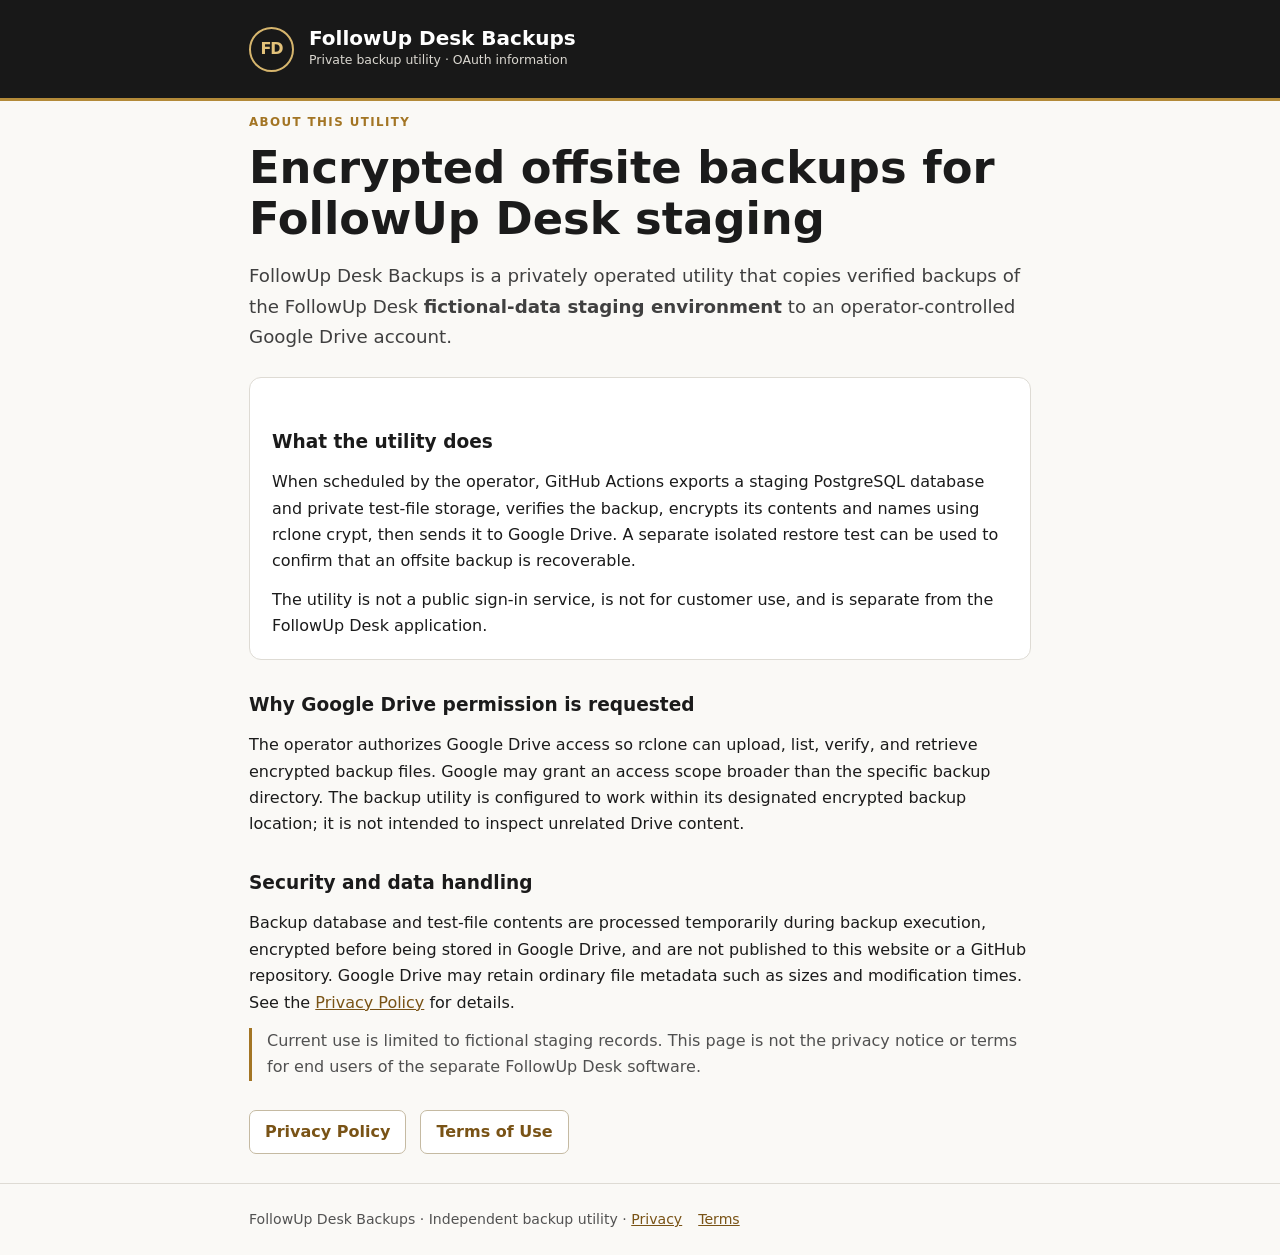
<file: index.html>
<!doctype html>
<html lang="en"><head><meta charset="utf-8"><meta name="google-site-verification" content="caX2TslsuD5Jav3INnANM6woA19Mk3UEuG2jzbgTgF0" /><meta name="viewport" content="width=device-width,initial-scale=1"><meta name="description" content="Information about the private FollowUp Desk Backups Google Drive OAuth utility."><title>FollowUp Desk Backups</title><link rel="stylesheet" href="style.css"></head>
<body><header><div class="shell top"><div class="monogram" aria-hidden="true">FD</div><div><div class="brand">FollowUp Desk Backups</div><div class="sub">Private backup utility · OAuth information</div></div></div></header>
<main class="shell"><p class="eyebrow">About this utility</p><h1>Encrypted offsite backups for FollowUp Desk staging</h1><p class="intro">FollowUp Desk Backups is a privately operated utility that copies verified backups of the FollowUp Desk <strong>fictional-data staging environment</strong> to an operator-controlled Google Drive account.</p>
<div class="panel"><h2>What the utility does</h2><p>When scheduled by the operator, GitHub Actions exports a staging PostgreSQL database and private test-file storage, verifies the backup, encrypts its contents and names using rclone crypt, then sends it to Google Drive. A separate isolated restore test can be used to confirm that an offsite backup is recoverable.</p><p>The utility is not a public sign-in service, is not for customer use, and is separate from the FollowUp Desk application.</p></div>
<h2>Why Google Drive permission is requested</h2><p>The operator authorizes Google Drive access so rclone can upload, list, verify, and retrieve encrypted backup files. Google may grant an access scope broader than the specific backup directory. The backup utility is configured to work within its designated encrypted backup location; it is not intended to inspect unrelated Drive content.</p>
<h2>Security and data handling</h2><p>Backup database and test-file contents are processed temporarily during backup execution, encrypted before being stored in Google Drive, and are not published to this website or a GitHub repository. Google Drive may retain ordinary file metadata such as sizes and modification times. See the <a href="privacy.html">Privacy Policy</a> for details.</p>
<p class="note">Current use is limited to fictional staging records. This page is not the privacy notice or terms for end users of the separate FollowUp Desk software.</p>
<nav class="links" aria-label="Information pages"><a href="privacy.html">Privacy Policy</a><a href="terms.html">Terms of Use</a></nav></main>
<footer><div class="shell">FollowUp Desk Backups · Independent backup utility · <a href="privacy.html">Privacy</a><a href="terms.html">Terms</a></div></footer></body></html>
</file>
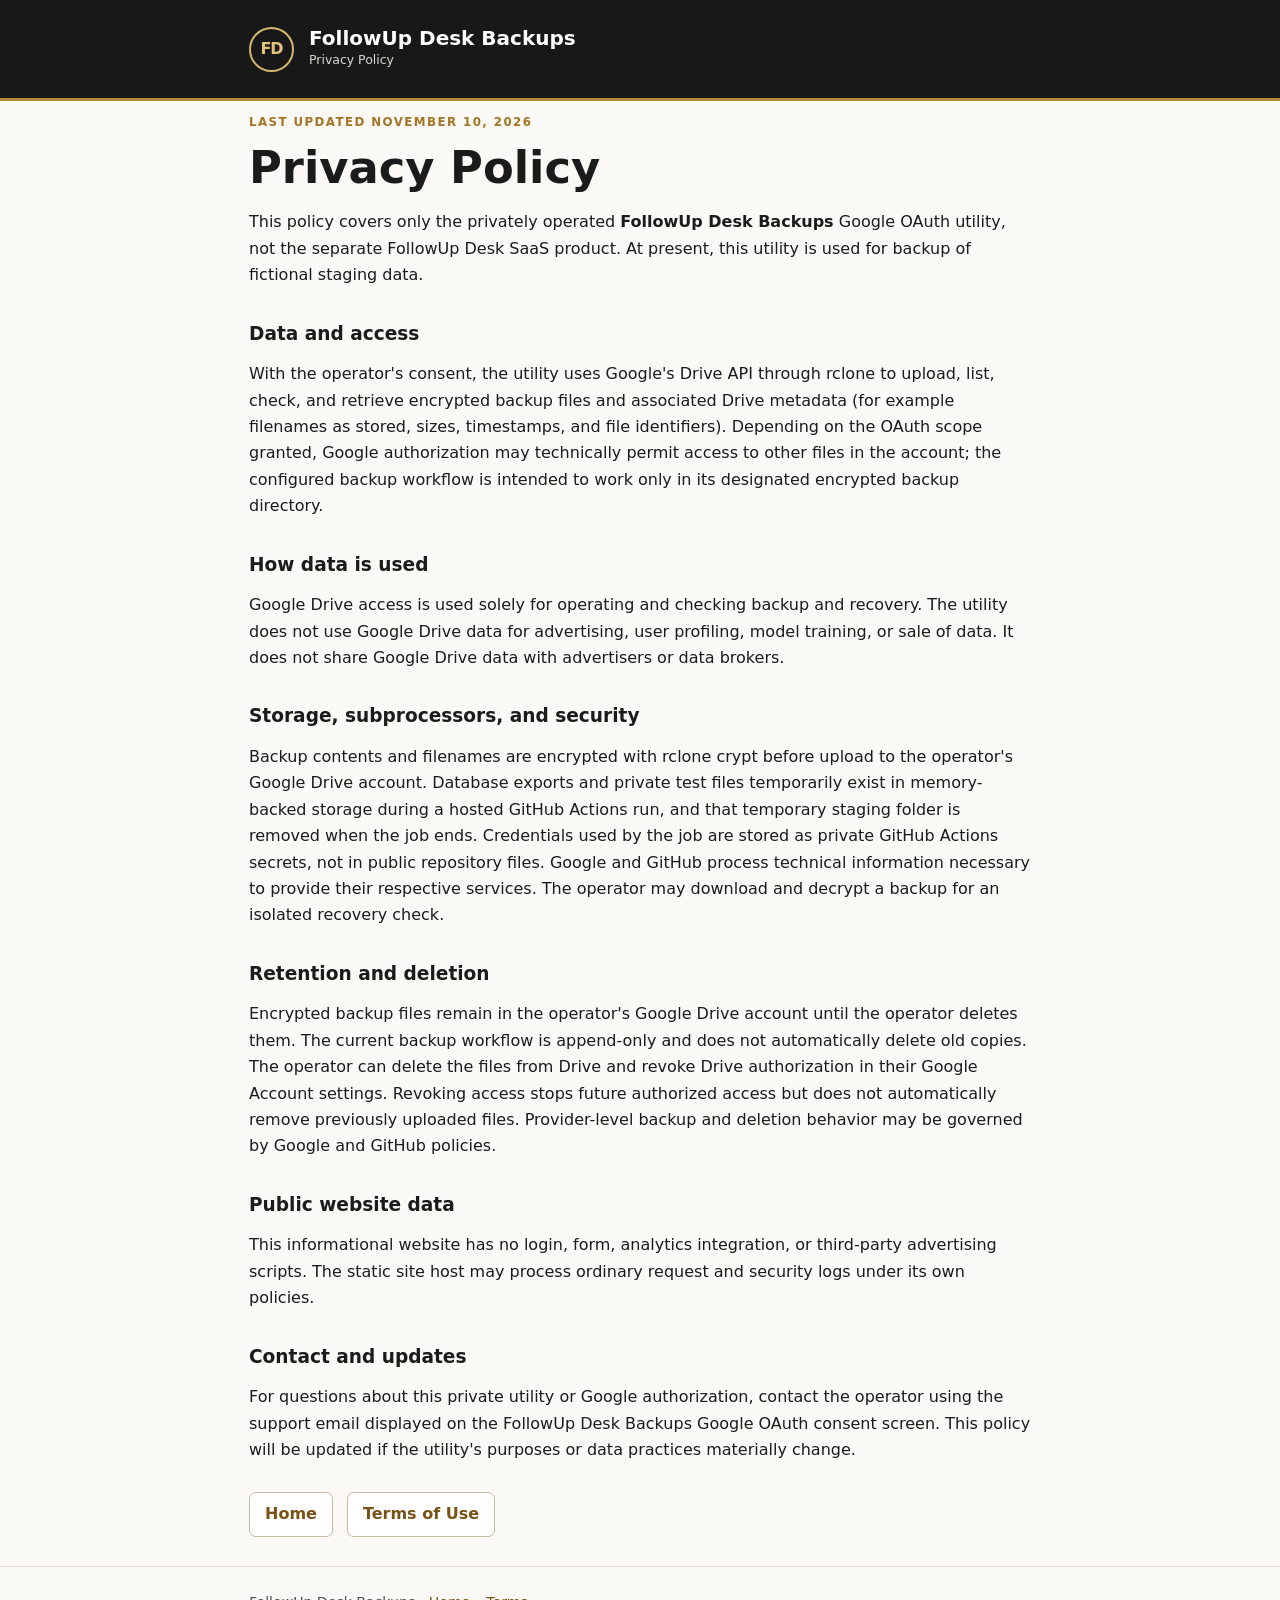
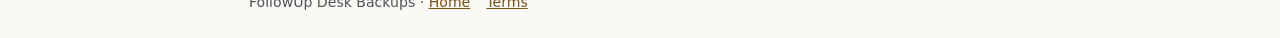
<file: privacy.html>
<!doctype html>
<html lang="en"><head><meta charset="utf-8"><meta name="viewport" content="width=device-width,initial-scale=1"><meta name="description" content="How the FollowUp Desk Backups utility uses Google Drive data."><title>Privacy Policy | FollowUp Desk Backups</title><link rel="stylesheet" href="style.css"></head>
<body><header><div class="shell top"><div class="monogram" aria-hidden="true">FD</div><div><div class="brand">FollowUp Desk Backups</div><div class="sub">Privacy Policy</div></div></div></header>
<main class="shell"><p class="eyebrow">Last updated November 10, 2026</p><h1>Privacy Policy</h1><p>This policy covers only the privately operated <strong>FollowUp Desk Backups</strong> Google OAuth utility, not the separate FollowUp Desk SaaS product. At present, this utility is used for backup of fictional staging data.</p>
<h2>Data and access</h2><p>With the operator's consent, the utility uses Google's Drive API through rclone to upload, list, check, and retrieve encrypted backup files and associated Drive metadata (for example filenames as stored, sizes, timestamps, and file identifiers). Depending on the OAuth scope granted, Google authorization may technically permit access to other files in the account; the configured backup workflow is intended to work only in its designated encrypted backup directory.</p>
<h2>How data is used</h2><p>Google Drive access is used solely for operating and checking backup and recovery. The utility does not use Google Drive data for advertising, user profiling, model training, or sale of data. It does not share Google Drive data with advertisers or data brokers.</p>
<h2>Storage, subprocessors, and security</h2><p>Backup contents and filenames are encrypted with rclone crypt before upload to the operator's Google Drive account. Database exports and private test files temporarily exist in memory-backed storage during a hosted GitHub Actions run, and that temporary staging folder is removed when the job ends. Credentials used by the job are stored as private GitHub Actions secrets, not in public repository files. Google and GitHub process technical information necessary to provide their respective services. The operator may download and decrypt a backup for an isolated recovery check.</p>
<h2>Retention and deletion</h2><p>Encrypted backup files remain in the operator's Google Drive account until the operator deletes them. The current backup workflow is append-only and does not automatically delete old copies. The operator can delete the files from Drive and revoke Drive authorization in their Google Account settings. Revoking access stops future authorized access but does not automatically remove previously uploaded files. Provider-level backup and deletion behavior may be governed by Google and GitHub policies.</p>
<h2>Public website data</h2><p>This informational website has no login, form, analytics integration, or third-party advertising scripts. The static site host may process ordinary request and security logs under its own policies.</p>
<h2>Contact and updates</h2><p>For questions about this private utility or Google authorization, contact the operator using the support email displayed on the FollowUp Desk Backups Google OAuth consent screen. This policy will be updated if the utility's purposes or data practices materially change.</p>
<nav class="links" aria-label="Information pages"><a href="index.html">Home</a><a href="terms.html">Terms of Use</a></nav></main><footer><div class="shell">FollowUp Desk Backups · <a href="index.html">Home</a><a href="terms.html">Terms</a></div></footer></body></html>
</file>
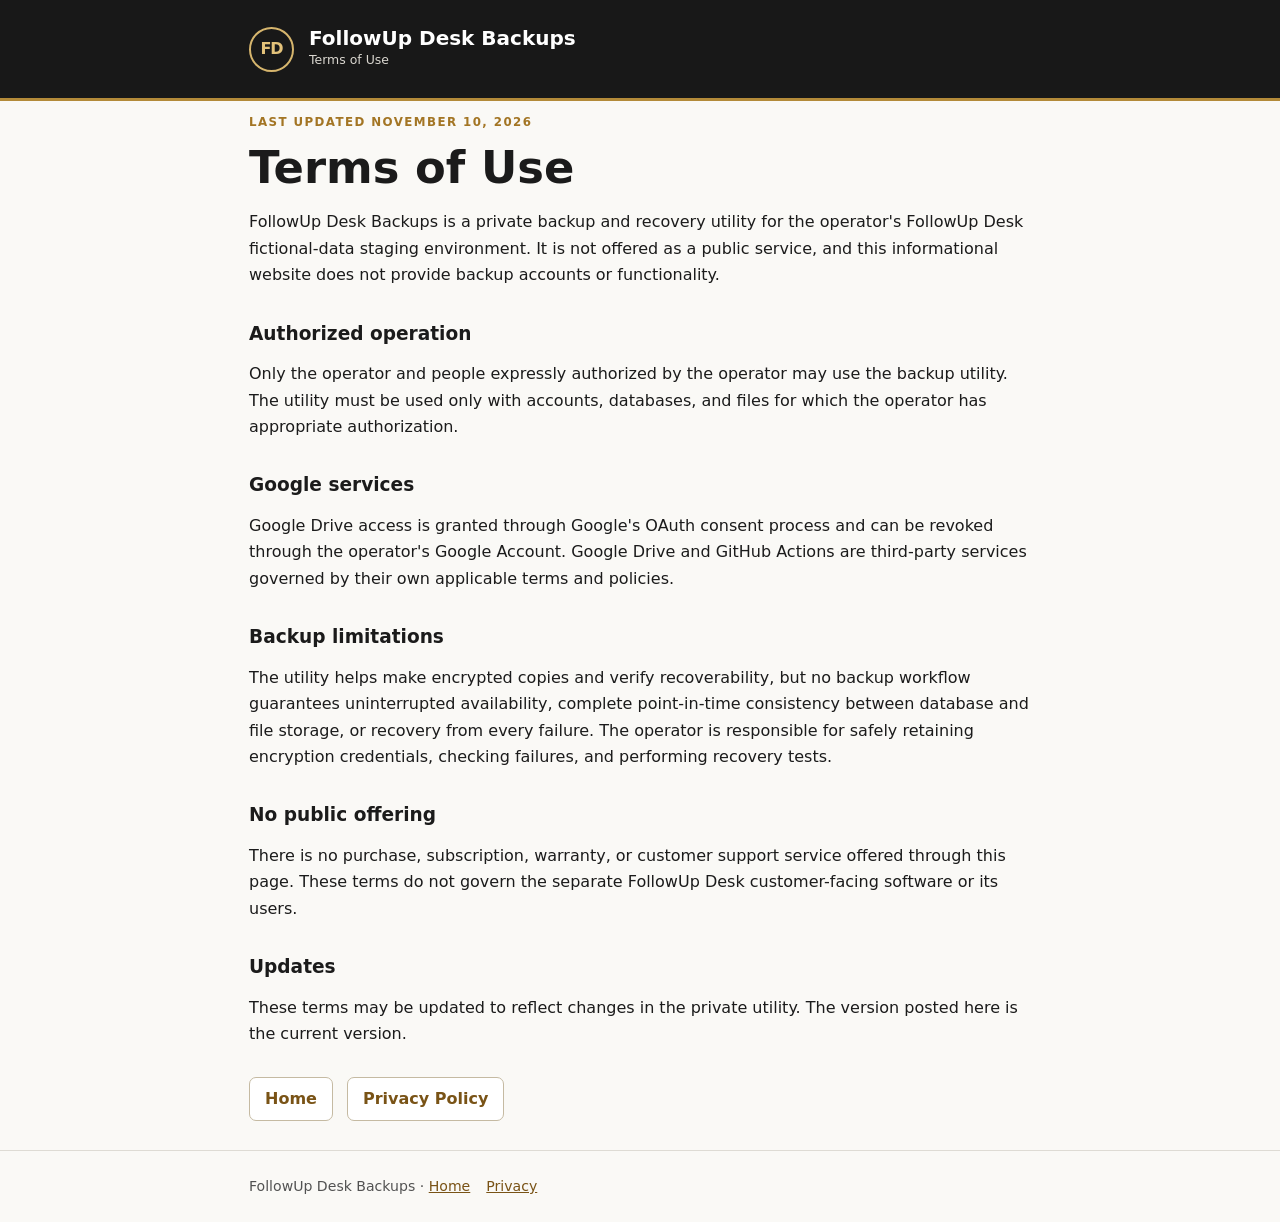
<file: terms.html>
<!doctype html>
<html lang="en"><head><meta charset="utf-8"><meta name="viewport" content="width=device-width,initial-scale=1"><meta name="description" content="Terms of use for the private FollowUp Desk Backups utility."><title>Terms of Use | FollowUp Desk Backups</title><link rel="stylesheet" href="style.css"></head>
<body><header><div class="shell top"><div class="monogram" aria-hidden="true">FD</div><div><div class="brand">FollowUp Desk Backups</div><div class="sub">Terms of Use</div></div></div></header>
<main class="shell"><p class="eyebrow">Last updated November 10, 2026</p><h1>Terms of Use</h1><p>FollowUp Desk Backups is a private backup and recovery utility for the operator's FollowUp Desk fictional-data staging environment. It is not offered as a public service, and this informational website does not provide backup accounts or functionality.</p>
<h2>Authorized operation</h2><p>Only the operator and people expressly authorized by the operator may use the backup utility. The utility must be used only with accounts, databases, and files for which the operator has appropriate authorization.</p>
<h2>Google services</h2><p>Google Drive access is granted through Google's OAuth consent process and can be revoked through the operator's Google Account. Google Drive and GitHub Actions are third-party services governed by their own applicable terms and policies.</p>
<h2>Backup limitations</h2><p>The utility helps make encrypted copies and verify recoverability, but no backup workflow guarantees uninterrupted availability, complete point-in-time consistency between database and file storage, or recovery from every failure. The operator is responsible for safely retaining encryption credentials, checking failures, and performing recovery tests.</p>
<h2>No public offering</h2><p>There is no purchase, subscription, warranty, or customer support service offered through this page. These terms do not govern the separate FollowUp Desk customer-facing software or its users.</p>
<h2>Updates</h2><p>These terms may be updated to reflect changes in the private utility. The version posted here is the current version.</p>
<nav class="links" aria-label="Information pages"><a href="index.html">Home</a><a href="privacy.html">Privacy Policy</a></nav></main><footer><div class="shell">FollowUp Desk Backups · <a href="index.html">Home</a><a href="privacy.html">Privacy</a></div></footer></body></html>
</file>
<file: style.css>
:root{color-scheme:light;--ink:#1b1b1b;--muted:#525252;--gold:#a37524;--bg:#faf9f6;--line:#dedbd4}*{box-sizing:border-box}body{margin:0;background:var(--bg);color:var(--ink);font:16px/1.65 system-ui,-apple-system,BlinkMacSystemFont,"Segoe UI",sans-serif}header{background:#181818;color:white;border-bottom:3px solid #b38a39}.shell{max-width:830px;margin:auto;padding:0 24px}.top{display:flex;align-items:center;gap:15px;min-height:98px}.monogram{display:grid;place-items:center;border:2px solid #d6b56d;color:#e3c27a;width:45px;height:45px;border-radius:50%;font-weight:800;letter-spacing:-.07em}.brand{font-weight:750;font-size:1.25rem;line-height:1.15}.sub{color:#dad7d0;font-size:.78rem}main{padding-top:49px;padding-bottom:65px}h1{line-height:1.16;font-size:clamp(2rem,5vw,2.8rem);margin:0 0 16px}h2{font-size:1.16rem;margin-top:30px;margin-bottom:9px}p{margin:12px 0}a{color:#795316}a:hover{text-decoration-thickness:2px}.intro{font-size:1.14rem;color:#404040;max-width:69ch}.eyebrow{text-transform:uppercase;letter-spacing:.12em;font-weight:700;color:var(--gold);font-size:.74rem;margin-bottom:9px}.panel{border:1px solid var(--line);border-radius:12px;background:#fff;padding:19px 22px;margin:25px 0}.panel p:first-child{margin-top:0}.panel p:last-child{margin-bottom:0}.links{display:flex;gap:14px;flex-wrap:wrap;margin:29px 0}.links a{border:1px solid #c5baa2;background:white;border-radius:7px;padding:8px 15px;font-weight:650;text-decoration:none}.links a:hover{background:#efe8d8}footer{border-top:1px solid var(--line);padding:24px 0;color:var(--muted);font-size:.88rem}footer a{margin-right:16px}li{margin:6px 0}strong{font-weight:700}.note{border-left:3px solid #a37524;padding-left:15px;color:#505050}@media(max-width:420px){.shell{padding:0 18px}.top{min-height:90px}main{padding-top:36px}}
</file>
